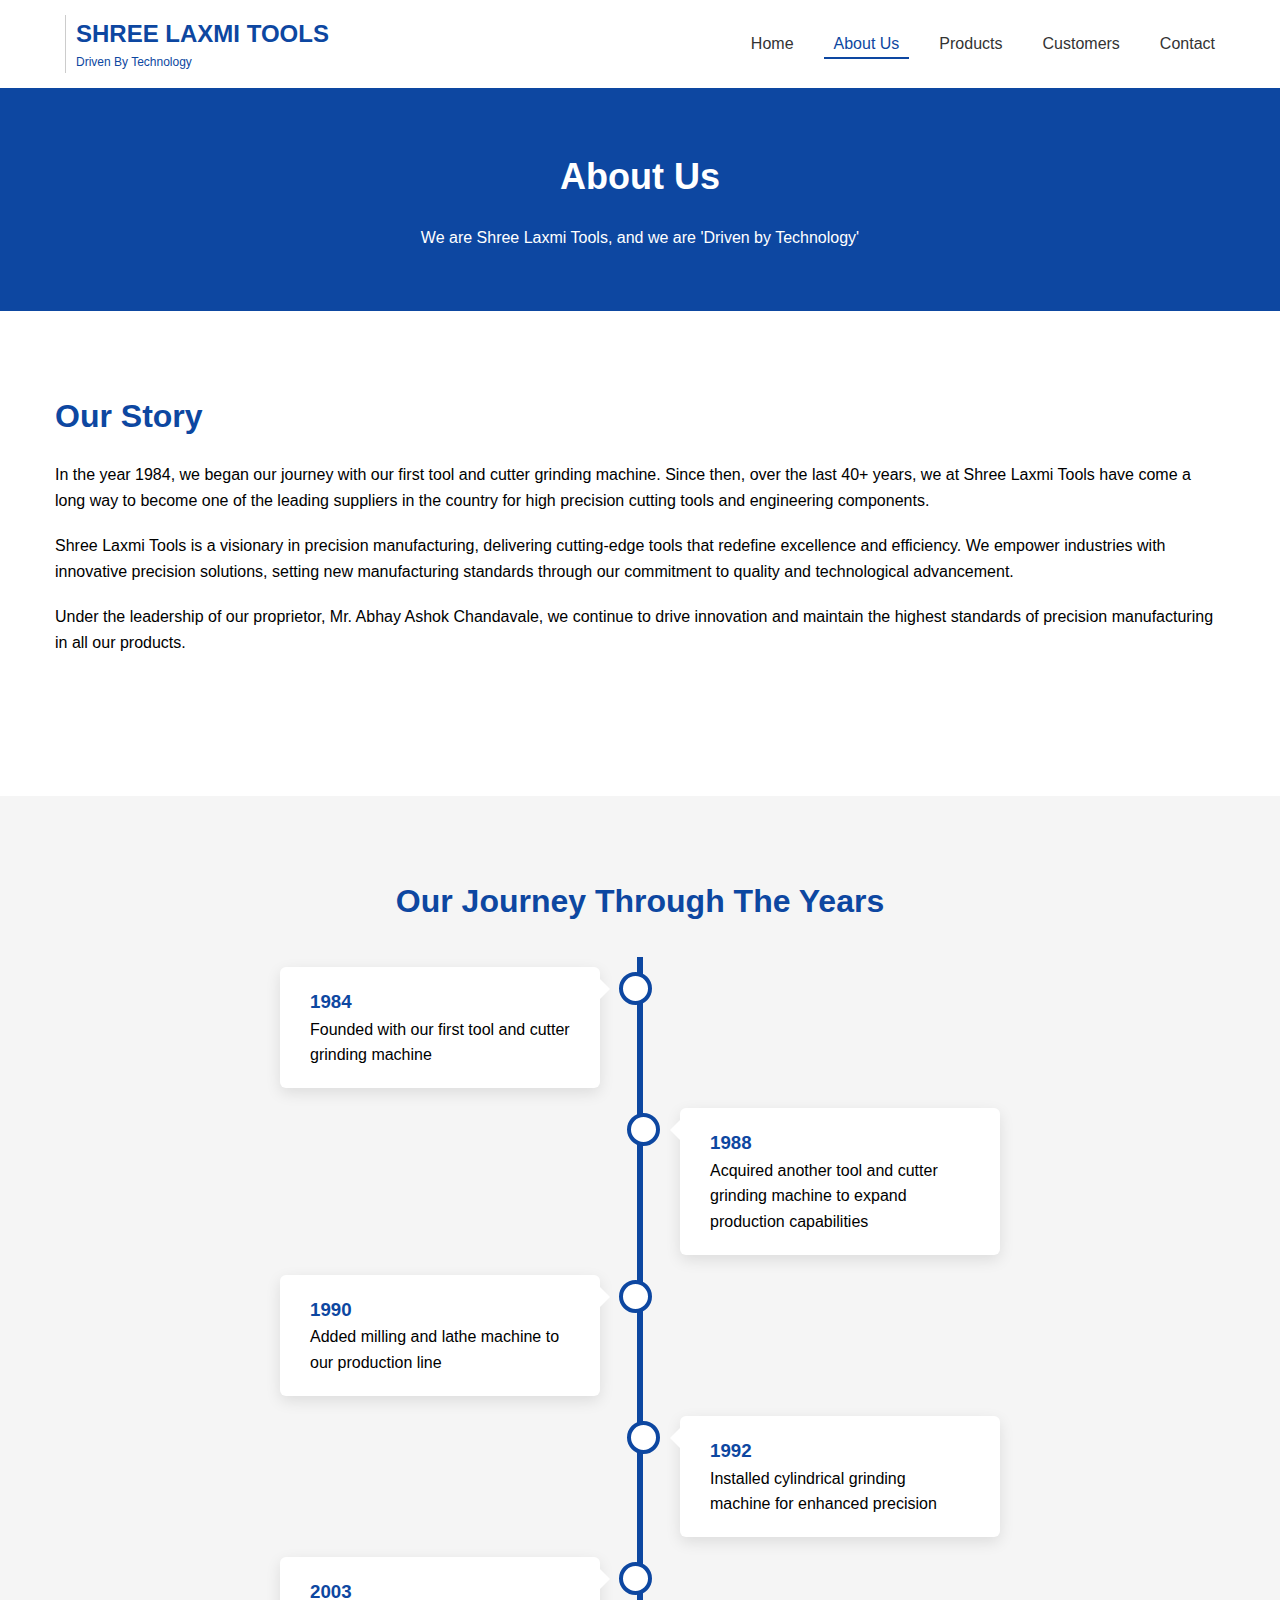
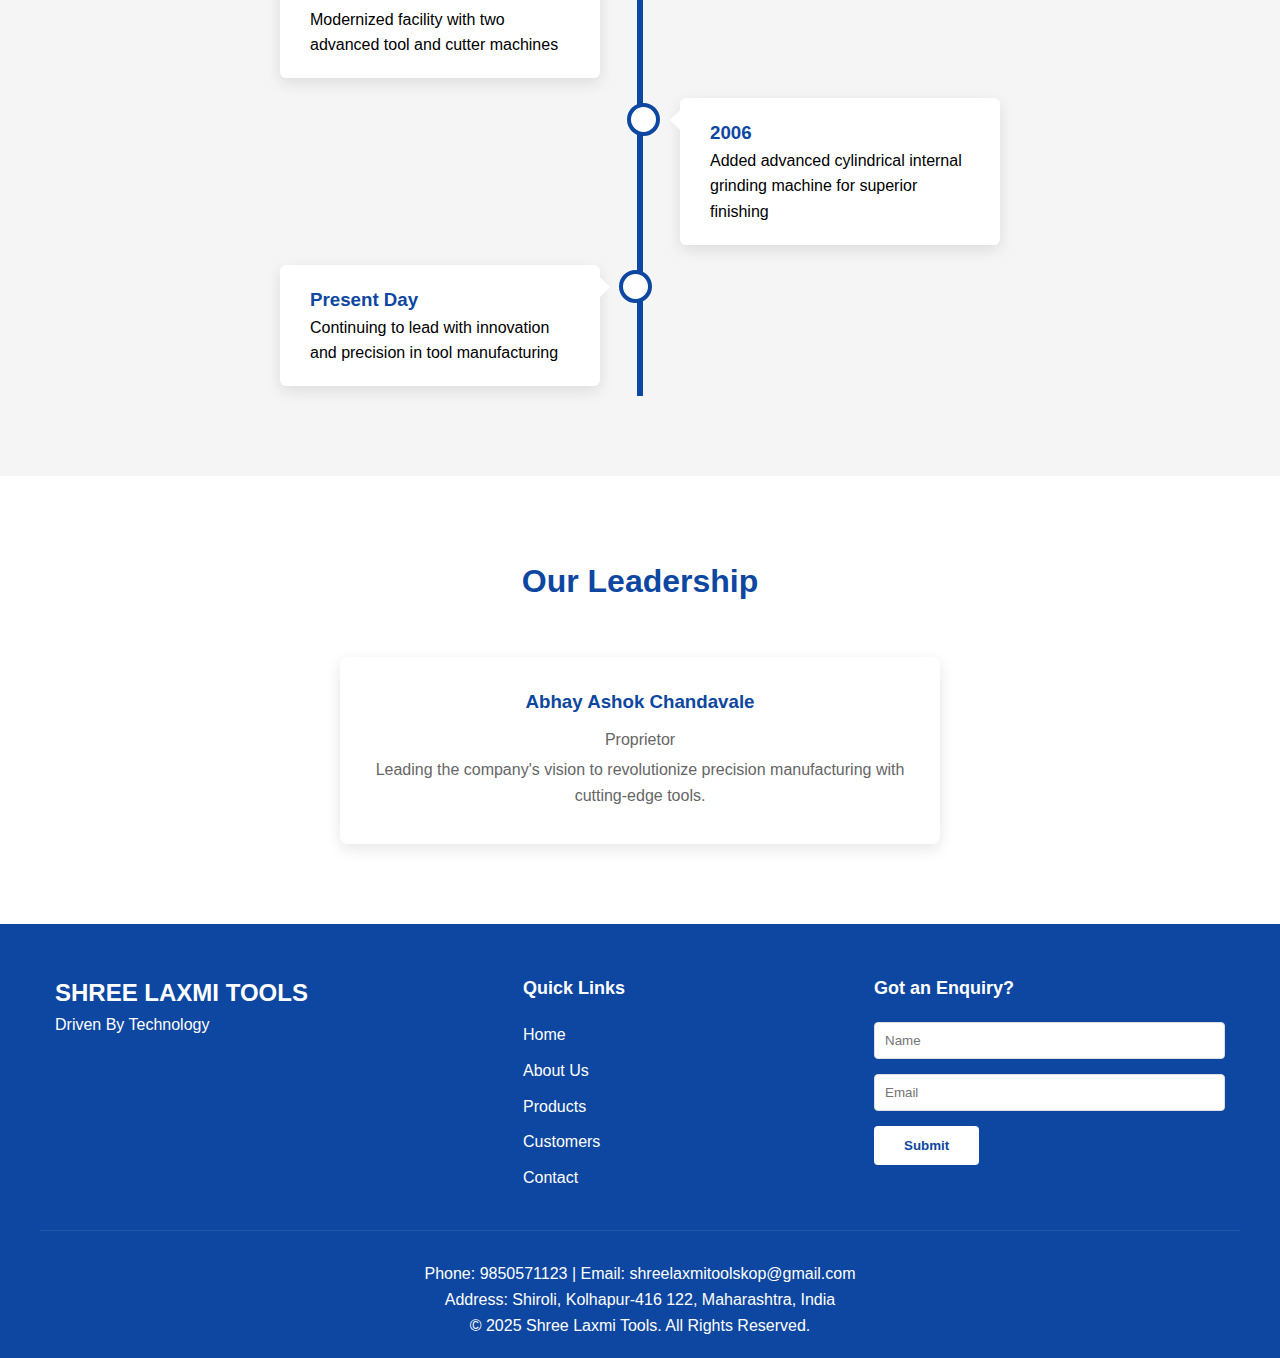
<file: shree_laxmi_tools/about.html>
<!DOCTYPE html>
<html lang="en">
<head>
    <meta charset="UTF-8">
    <meta name="viewport" content="width=device-width, initial-scale=1.0">
    <title>Shree Laxmi Tools - About Us</title>
    <style>
        /* Reset CSS */
        * {
            margin: 0;
            padding: 0;
            box-sizing: border-box;
            font-family: Arial, sans-serif;
        }
        
        /* Main Styles */
        body {
            line-height: 1.6;
        }
        
        .container {
            width: 100%;
            max-width: 1200px;
            margin: 0 auto;
            padding: 0 15px;
        }
        
        /* Header Styles */
        header {
            background-color: #fff;
            padding: 15px 0;
            box-shadow: 0 2px 5px rgba(0,0,0,0.1);
        }
        
        .header-container {
            display: flex;
            justify-content: space-between;
            align-items: center;
        }
        
        .logo {
            display: flex;
            align-items: center;
        }
        
        .logo img {
            height: 50px;
        }
        
        .logo-text {
            margin-left: 10px;
            border-left: 1px solid #ccc;
            padding-left: 10px;
        }
        
        .logo-text h1 {
            font-size: 24px;
            color: #0d47a1;
            font-weight: bold;
        }
        
        .logo-text p {
            font-size: 12px;
            color: #0d47a1;
        }
        
        nav ul {
            display: flex;
            list-style: none;
        }
        
        nav ul li {
            margin-left: 20px;
        }
        
        nav ul li a {
            text-decoration: none;
            color: #333;
            font-weight: 500;
            padding: 5px 10px;
            transition: color 0.3s;
        }
        
        nav ul li a:hover,
        nav ul li a.active {
            color: #0d47a1;
            border-bottom: 2px solid #0d47a1;
        }
        
        /* Page Banner */
        .page-banner {
            background-color: #0d47a1;
            color: white;
            padding: 60px 0;
            text-align: center;
        }
        
        .page-banner h1 {
            font-size: 36px;
            margin-bottom: 20px;
        }
        
        /* About Section */
        .about-section {
            padding: 80px 0;
        }
        
        .about-content {
            display: flex;
            flex-wrap: wrap;
            justify-content: space-between;
            align-items: center;
        }
        
        .about-text {
            flex: 0 0 100%;
            margin-bottom: 40px;
        }
        
        .about-text h2 {
            font-size: 32px;
            color: #0d47a1;
            margin-bottom: 20px;
        }
        
        .about-text p {
            margin-bottom: 20px;
            font-size: 16px;
        }
        
        .history-section {
            padding: 80px 0;
            background-color: #f5f5f5;
        }
        
        .history-content {
            max-width: 800px;
            margin: 0 auto;
        }
        
        .history-content h2 {
            font-size: 32px;
            color: #0d47a1;
            margin-bottom: 30px;
            text-align: center;
        }
        
        .timeline {
            position: relative;
            max-width: 1200px;
            margin: 0 auto;
        }
        
        .timeline::after {
            content: '';
            position: absolute;
            width: 6px;
            background-color: #0d47a1;
            top: 0;
            bottom: 0;
            left: 50%;
            margin-left: -3px;
        }
        
        .container-timeline {
            padding: 10px 40px;
            position: relative;
            background-color: inherit;
            width: 50%;
        }
        
        .container-timeline::after {
            content: '';
            position: absolute;
            width: 25px;
            height: 25px;
            right: -12px;
            background-color: white;
            border: 4px solid #0d47a1;
            top: 15px;
            border-radius: 50%;
            z-index: 1;
        }
        
        .left {
            left: 0;
        }
        
        .right {
            left: 50%;
        }
        
        .left::before {
            content: " ";
            height: 0;
            position: absolute;
            top: 22px;
            width: 0;
            z-index: 1;
            right: 30px;
            border: medium solid #fff;
            border-width: 10px 0 10px 10px;
            border-color: transparent transparent transparent #fff;
        }
        
        .right::before {
            content: " ";
            height: 0;
            position: absolute;
            top: 22px;
            width: 0;
            z-index: 1;
            left: 30px;
            border: medium solid #fff;
            border-width: 10px 10px 10px 0;
            border-color: transparent #fff transparent transparent;
        }
        
        .right::after {
            left: -13px;
        }
        
        .content {
            padding: 20px 30px;
            background-color: white;
            position: relative;
            border-radius: 6px;
            box-shadow: 0 5px 15px rgba(0,0,0,0.1);
        }
        
        .content h3 {
            color: #0d47a1;
        }
        
        /* Team Section */
        .team-section {
            padding: 80px 0;
        }
        
        .team-content {
            max-width: 800px;
            margin: 0 auto;
            text-align: center;
        }
        
        .team-content h2 {
            font-size: 32px;
            color: #0d47a1;
            margin-bottom: 50px;
        }
        
        .team-card {
            background-color: white;
            padding: 30px;
            box-shadow: 0 5px 15px rgba(0,0,0,0.1);
            border-radius: 8px;
            max-width: 600px;
            margin: 0 auto;
        }
        
        .team-card h3 {
            color: #0d47a1;
            margin-bottom: 10px;
        }
        
        .team-card p {
            color: #666;
            margin-bottom: 5px;
        }
        
        /* Footer */
        footer {
            background-color: #0d47a1;
            color: white;
            padding: 50px 0 20px;
        }
        
        .footer-container {
            display: flex;
            justify-content: space-between;
            flex-wrap: wrap;
        }
        
        .footer-logo {
            flex: 0 0 30%;
            margin-bottom: 30px;
        }
        
        .footer-logo img {
            height: 60px;
            margin-bottom: 15px;
        }
        
        .footer-links {
            flex: 0 0 20%;
            margin-bottom: 30px;
        }
        
        .footer-links h3 {
            margin-bottom: 20px;
            font-size: 18px;
        }
        
        .footer-links ul {
            list-style: none;
        }
        
        .footer-links li {
            margin-bottom: 10px;
        }
        
        .footer-links a {
            color: white;
            text-decoration: none;
            transition: opacity 0.3s;
        }
        
        .footer-links a:hover {
            opacity: 0.8;
        }
        
        .footer-contact {
            flex: 0 0 30%;
            margin-bottom: 30px;
        }
        
        .footer-contact h3 {
            margin-bottom: 20px;
            font-size: 18px;
        }
        
        .footer-contact p {
            margin-bottom: 10px;
        }
        
        .contact-info {
            display: flex;
            align-items: center;
            margin-bottom: 15px;
        }
        
        .contact-info i {
            margin-right: 10px;
            font-size: 20px;
        }
        
        .copyright {
            text-align: center;
            padding-top: 30px;
            border-top: 1px solid rgba(255,255,255,0.1);
        }
        
        /* Form Styles */
        .enquiry-form {
            margin-top: 20px;
        }
        
        .form-group {
            margin-bottom: 15px;
        }
        
        .form-control {
            width: 100%;
            padding: 10px;
            border: 1px solid #ddd;
            border-radius: 4px;
        }
        
        .submit-btn {
            background-color: white;
            color: #0d47a1;
            border: none;
            padding: 12px 30px;
            border-radius: 4px;
            cursor: pointer;
            font-weight: bold;
            transition: all 0.3s;
        }
        
        .submit-btn:hover {
            background-color: #f5f5f5;
        }
    </style>
</head>
<body>
    <!-- Header -->
    <header>
        <div class="container header-container">
            <div class="logo">
                <div class="logo-text">
                    <h1>SHREE LAXMI TOOLS</h1>
                    <p>Driven By Technology</p>
                </div>
            </div>
            <nav>
                <ul>
                    <li><a href="index.html">Home</a></li>
                    <li><a href="about.html" class="active">About Us</a></li>
                    <li><a href="products.html">Products</a></li>
                    <li><a href="customers.html">Customers</a></li>
                    <li><a href="contact.html">Contact</a></li>
                </ul>
            </nav>
        </div>
    </header>

    <!-- Page Banner -->
    <section class="page-banner">
        <div class="container">
            <h1>About Us</h1>
            <p>We are Shree Laxmi Tools, and we are 'Driven by Technology'</p>
        </div>
    </section>

    <!-- About Section -->
    <section class="about-section">
        <div class="container">
            <div class="about-content">
                <div class="about-text">
                    <h2>Our Story</h2>
                    <p>In the year 1984, we began our journey with our first tool and cutter grinding machine. Since then, over the last 40+ years, we at Shree Laxmi Tools have come a long way to become one of the leading suppliers in the country for high precision cutting tools and engineering components.</p>
                    <p>Shree Laxmi Tools is a visionary in precision manufacturing, delivering cutting-edge tools that redefine excellence and efficiency. We empower industries with innovative precision solutions, setting new manufacturing standards through our commitment to quality and technological advancement.</p>
                    <p>Under the leadership of our proprietor, Mr. Abhay Ashok Chandavale, we continue to drive innovation and maintain the highest standards of precision manufacturing in all our products.</p>
                </div>
            </div>
        </div>
    </section>

    <!-- History Timeline -->
    <section class="history-section">
        <div class="container">
            <div class="history-content">
                <h2>Our Journey Through The Years</h2>
                <div class="timeline">
                    <div class="container-timeline left">
                        <div class="content">
                            <h3>1984</h3>
                            <p>Founded with our first tool and cutter grinding machine</p>
                        </div>
                    </div>
                    <div class="container-timeline right">
                        <div class="content">
                            <h3>1988</h3>
                            <p>Acquired another tool and cutter grinding machine to expand production capabilities</p>
                        </div>
                    </div>
                    <div class="container-timeline left">
                        <div class="content">
                            <h3>1990</h3>
                            <p>Added milling and lathe machine to our production line</p>
                        </div>
                    </div>
                    <div class="container-timeline right">
                        <div class="content">
                            <h3>1992</h3>
                            <p>Installed cylindrical grinding machine for enhanced precision</p>
                        </div>
                    </div>
                    <div class="container-timeline left">
                        <div class="content">
                            <h3>2003</h3>
                            <p>Modernized facility with two advanced tool and cutter machines</p>
                        </div>
                    </div>
                    <div class="container-timeline right">
                        <div class="content">
                            <h3>2006</h3>
                            <p>Added advanced cylindrical internal grinding machine for superior finishing</p>
                        </div>
                    </div>
                    <div class="container-timeline left">
                        <div class="content">
                            <h3>Present Day</h3>
                            <p>Continuing to lead with innovation and precision in tool manufacturing</p>
                        </div>
                    </div>
                </div>
            </div>
        </div>
    </section>

    <!-- Team Section -->
    <section class="team-section">
        <div class="container">
            <div class="team-content">
                <h2>Our Leadership</h2>
                <div class="team-card">
                    <h3>Abhay Ashok Chandavale</h3>
                    <p>Proprietor</p>
                    <p>Leading the company's vision to revolutionize precision manufacturing with cutting-edge tools.</p>
                </div>
            </div>
        </div>
    </section>

    <!-- Footer -->
    <footer>
        <div class="container footer-container">
            <div class="footer-logo">
                <h2>SHREE LAXMI TOOLS</h2>
                <p>Driven By Technology</p>
            </div>
            <div class="footer-links">
                <h3>Quick Links</h3>
                <ul>
                    <li><a href="index.html">Home</a></li>
                    <li><a href="about.html">About Us</a></li>
                    <li><a href="products.html">Products</a></li>
                    <li><a href="customers.html">Customers</a></li>
                    <li><a href="contact.html">Contact</a></li>
                </ul>
            </div>
            <div class="footer-contact">
                <h3>Got an Enquiry?</h3>
                <form class="enquiry-form">
                    <div class="form-group">
                        <input type="text" class="form-control" placeholder="Name">
                    </div>
                    <div class="form-group">
                        <input type="email" class="form-control" placeholder="Email">
                    </div>
                    <button type="submit" class="submit-btn">Submit</button>
                </form>
            </div>
        </div>
        <div class="container copyright">
            <p>Phone: 9850571123 | Email: shreelaxmitoolskop@gmail.com</p>
            <p>Address: Shiroli, Kolhapur-416 122, Maharashtra, India</p>
            <p>&copy; 2025 Shree Laxmi Tools. All Rights Reserved.</p>
        </div>
    </footer>
</body>
</html>
</file>
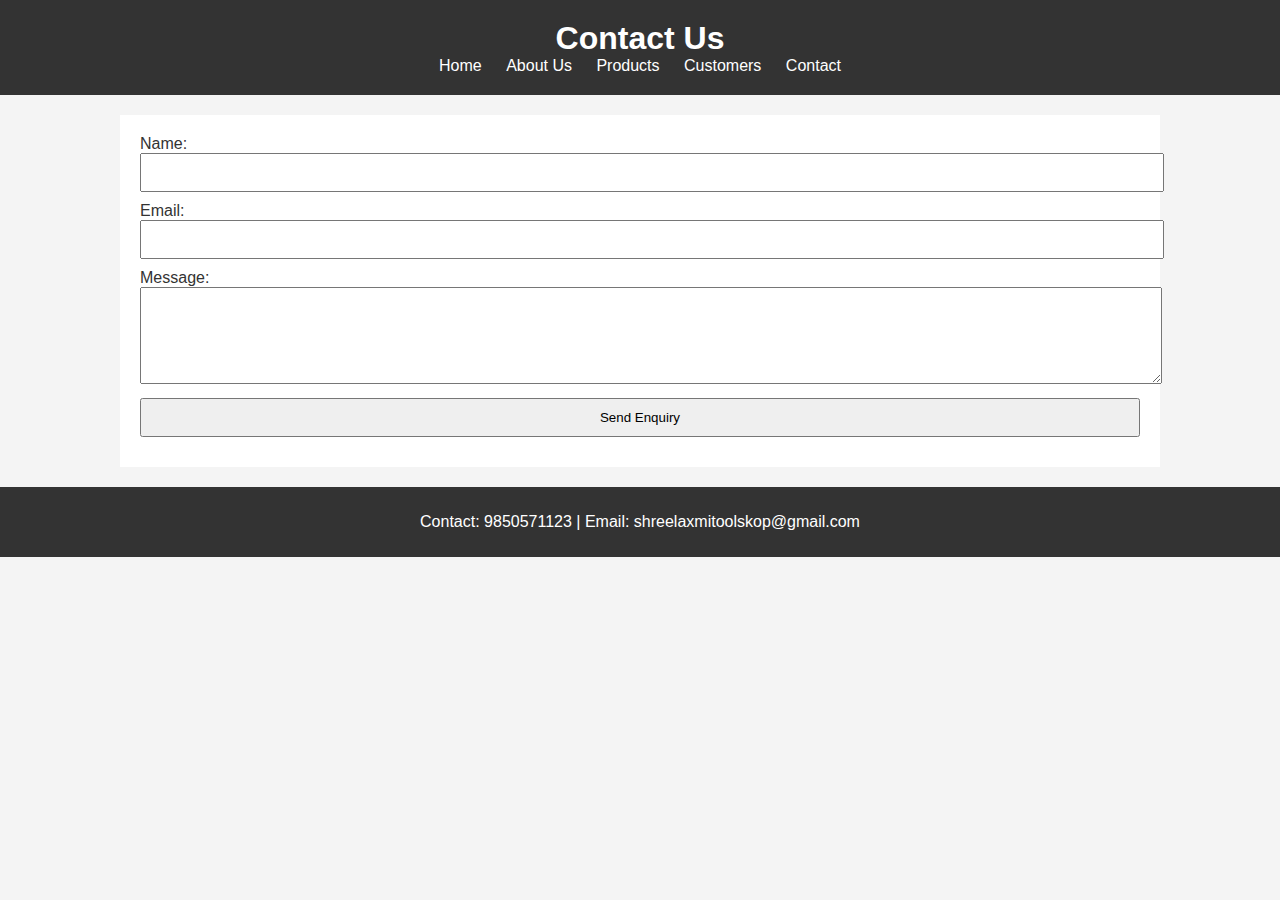
<file: shree_laxmi_tools/contact.html>
<!DOCTYPE html>
<html lang="en">
<head>
    <meta charset="UTF-8">
    <title>Contact - Shree Laxmi Tools</title>
    <link rel="stylesheet" href="style.css">
<script src="js/main.js" defer></script>
</head>
<body>
    <header>
        <h1>Contact Us</h1>
        <nav>
            <a href="index.html">Home</a>
            <a href="about.html">About Us</a>
            <a href="products.html">Products</a>
            <a href="customers.html">Customers</a>
            <a href="contact.html">Contact</a>
        </nav>
    </header>
    <section class="content">
        <form action="http://localhost:5000/contact" method="post" enctype="application/x-www-form-urlencoded">
            <label for="name">Name:</label><br>
            <input type="text" id="name" name="name" required><br>
            <label for="email">Email:</label><br>
            <input type="email" id="email" name="email" required><br>
            <label for="message">Message:</label><br>
            <textarea id="message" name="message" rows="5" required></textarea><br>
            <input type="submit" value="Send Enquiry">
        </form>
    </section>
    <footer>
        <p>Contact: 9850571123 | Email: shreelaxmitoolskop@gmail.com</p>
    </footer>
</body>
</html>
</file>
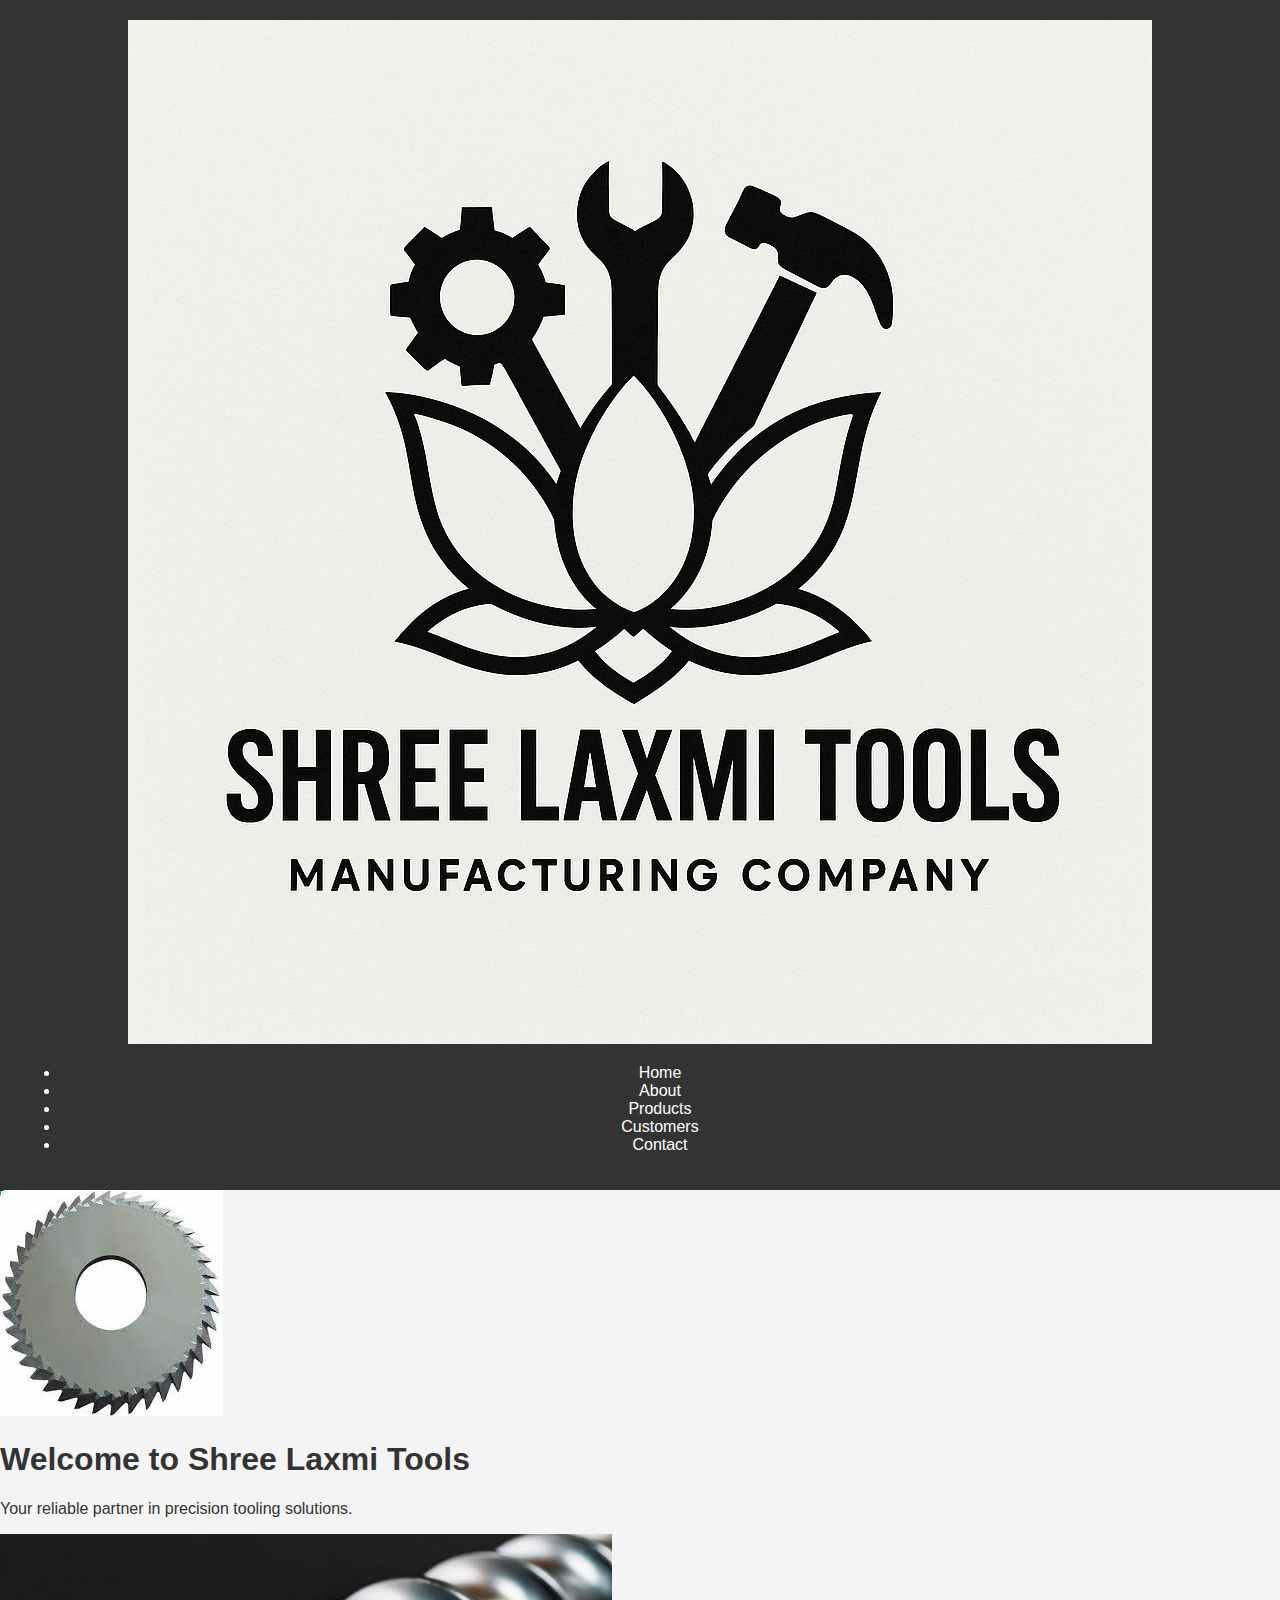
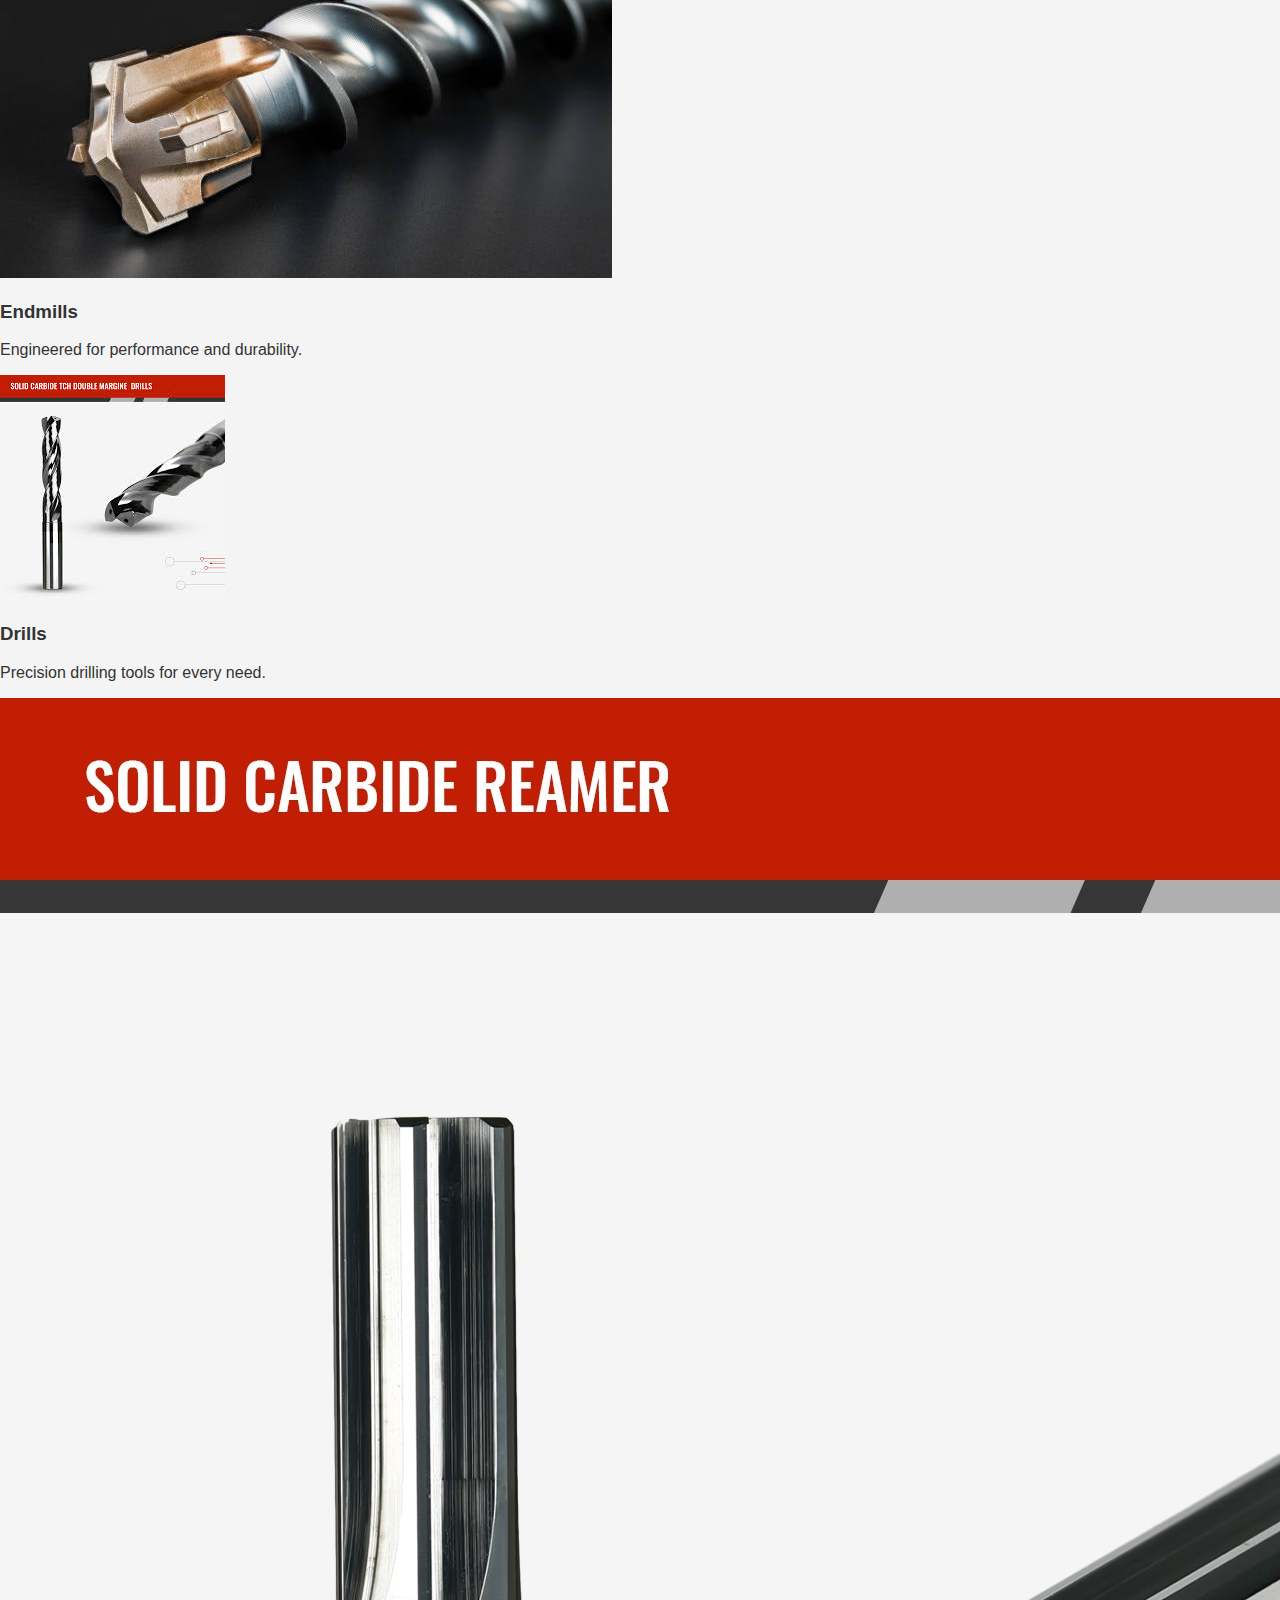
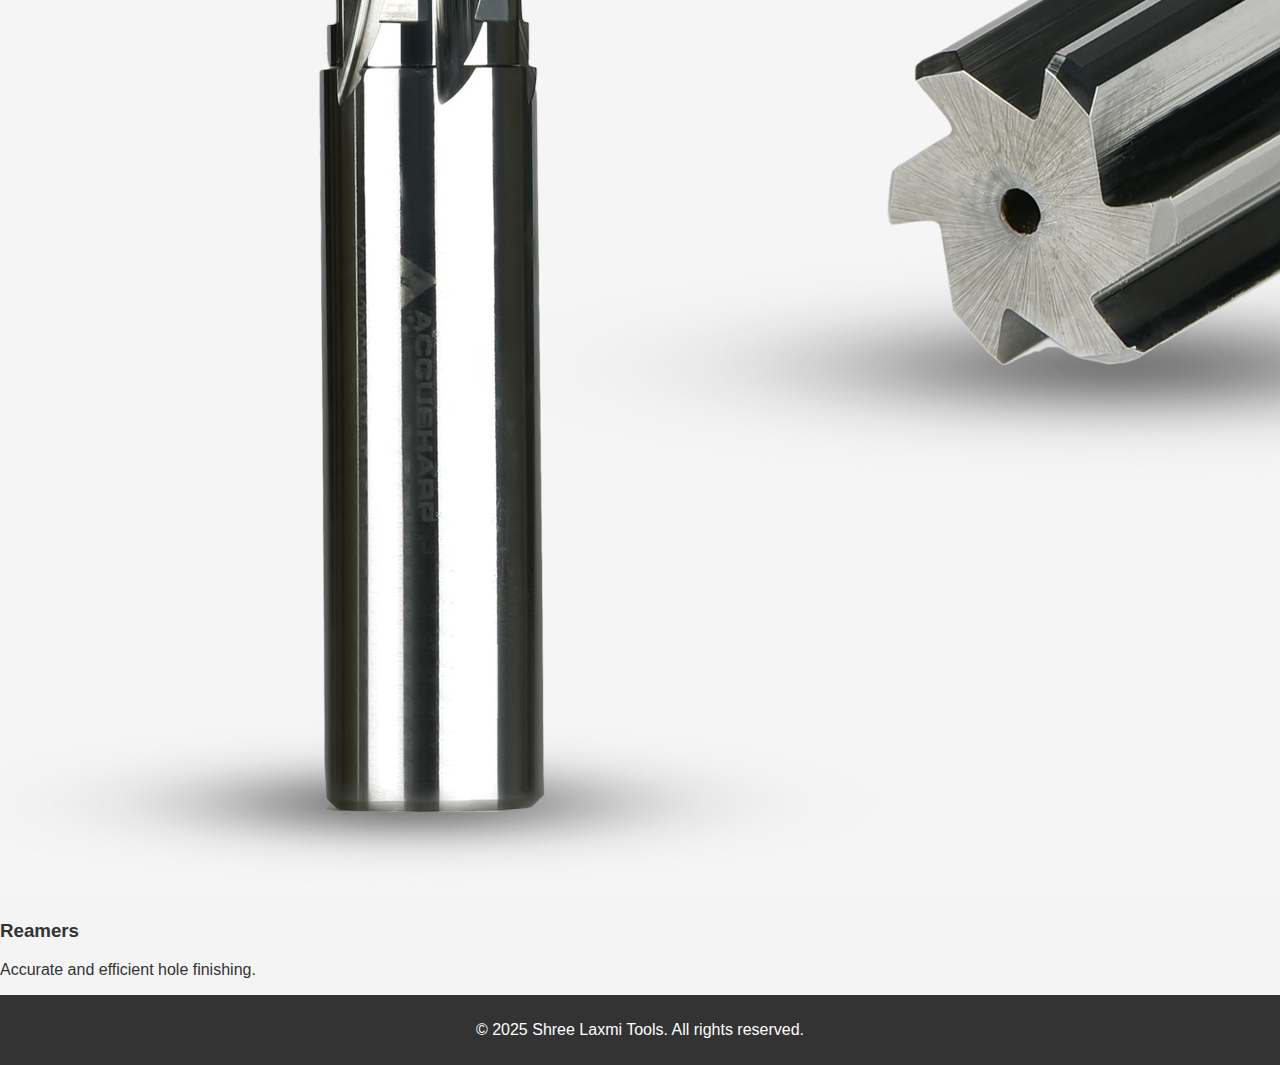
<file: shree_laxmi_tools/index5.html>
<!DOCTYPE html>
<html lang="en">
<head>
  <meta charset="UTF-8">
  <meta name="viewport" content="width=device-width, initial-scale=1.0">
  <title>Shree Laxmi Tools</title>
  <link rel="stylesheet" href="style.css">
</head>
<body>
  <header>
    <img src="logo.png" alt="Shree Laxmi Tools Logo" class="logo">
    <nav>
      <ul>
        <li><a href="index.html">Home</a></li>
        <li><a href="about.html">About</a></li>
        <li><a href="products.html">Products</a></li>
        <li><a href="customers.html">Customers</a></li>
        <li><a href="contact.html">Contact</a></li>
      </ul>
    </nav>
  </header>

  <section class="hero">
    <img src="blazed cutters.jpg" alt="Blazed Cutters" class="hero-img">
    <div class="hero-text">
      <h1>Welcome to Shree Laxmi Tools</h1>
      <p>Your reliable partner in precision tooling solutions.</p>
    </div>
  </section>

  <section class="highlights">
    <div class="highlight">
      <img src="endmills.jpg" alt="Endmills">
      <h3>Endmills</h3>
      <p>Engineered for performance and durability.</p>
    </div>
    <div class="highlight">
      <img src="solid carbide drills.jpg" alt="Solid Carbide Drills">
      <h3>Drills</h3>
      <p>Precision drilling tools for every need.</p>
    </div>
    <div class="highlight">
      <img src="Solid-Carbide-Reamer.jpg" alt="Solid Carbide Reamer">
      <h3>Reamers</h3>
      <p>Accurate and efficient hole finishing.</p>
    </div>
  </section>

  <footer>
    <p>&copy; 2025 Shree Laxmi Tools. All rights reserved.</p>
  </footer>
</body>
</html>
</file>
<file: shree_laxmi_tools/style.css>
body {
    font-family: Arial, sans-serif;
    margin: 0;
    padding: 0;
    background: #f4f4f4;
    color: #333;
}
header {
    background: #333;
    color: #fff;
    padding: 20px;
    text-align: center;
}
header h1 {
    margin: 0;
}
nav a {
    color: #fff;
    margin: 0 10px;
    text-decoration: none;
}
.slider {
    overflow: hidden;
    max-height: 300px;
}
.slider .slides img {
    width: 100%;
    display: block;
}
.content, .products, .intro {
    padding: 20px;
    background: #fff;
    margin: 20px auto;
    max-width: 1000px;
}
footer {
    background: #333;
    color: #fff;
    text-align: center;
    padding: 10px;
}
form input, form textarea {
    width: 100%;
    margin-bottom: 10px;
    padding: 10px;
}
.products ul {
    list-style: none;
}
.products ul li {
    margin: 10px 0;
}

.slider .slides {
    position: relative;
    height: 300px;
}
.slider .slides img {
    position: absolute;
    width: 100%;
    height: 300px;
    object-fit: cover;
    transition: opacity 1s ease-in-out;
    opacity: 0;
}
.intro, .content, .products {
    animation: fadeInUp 1s ease;
}
@keyframes fadeInUp {
    0% { transform: translateY(20px); opacity: 0; }
    100% { transform: translateY(0); opacity: 1; }
}
</file>
